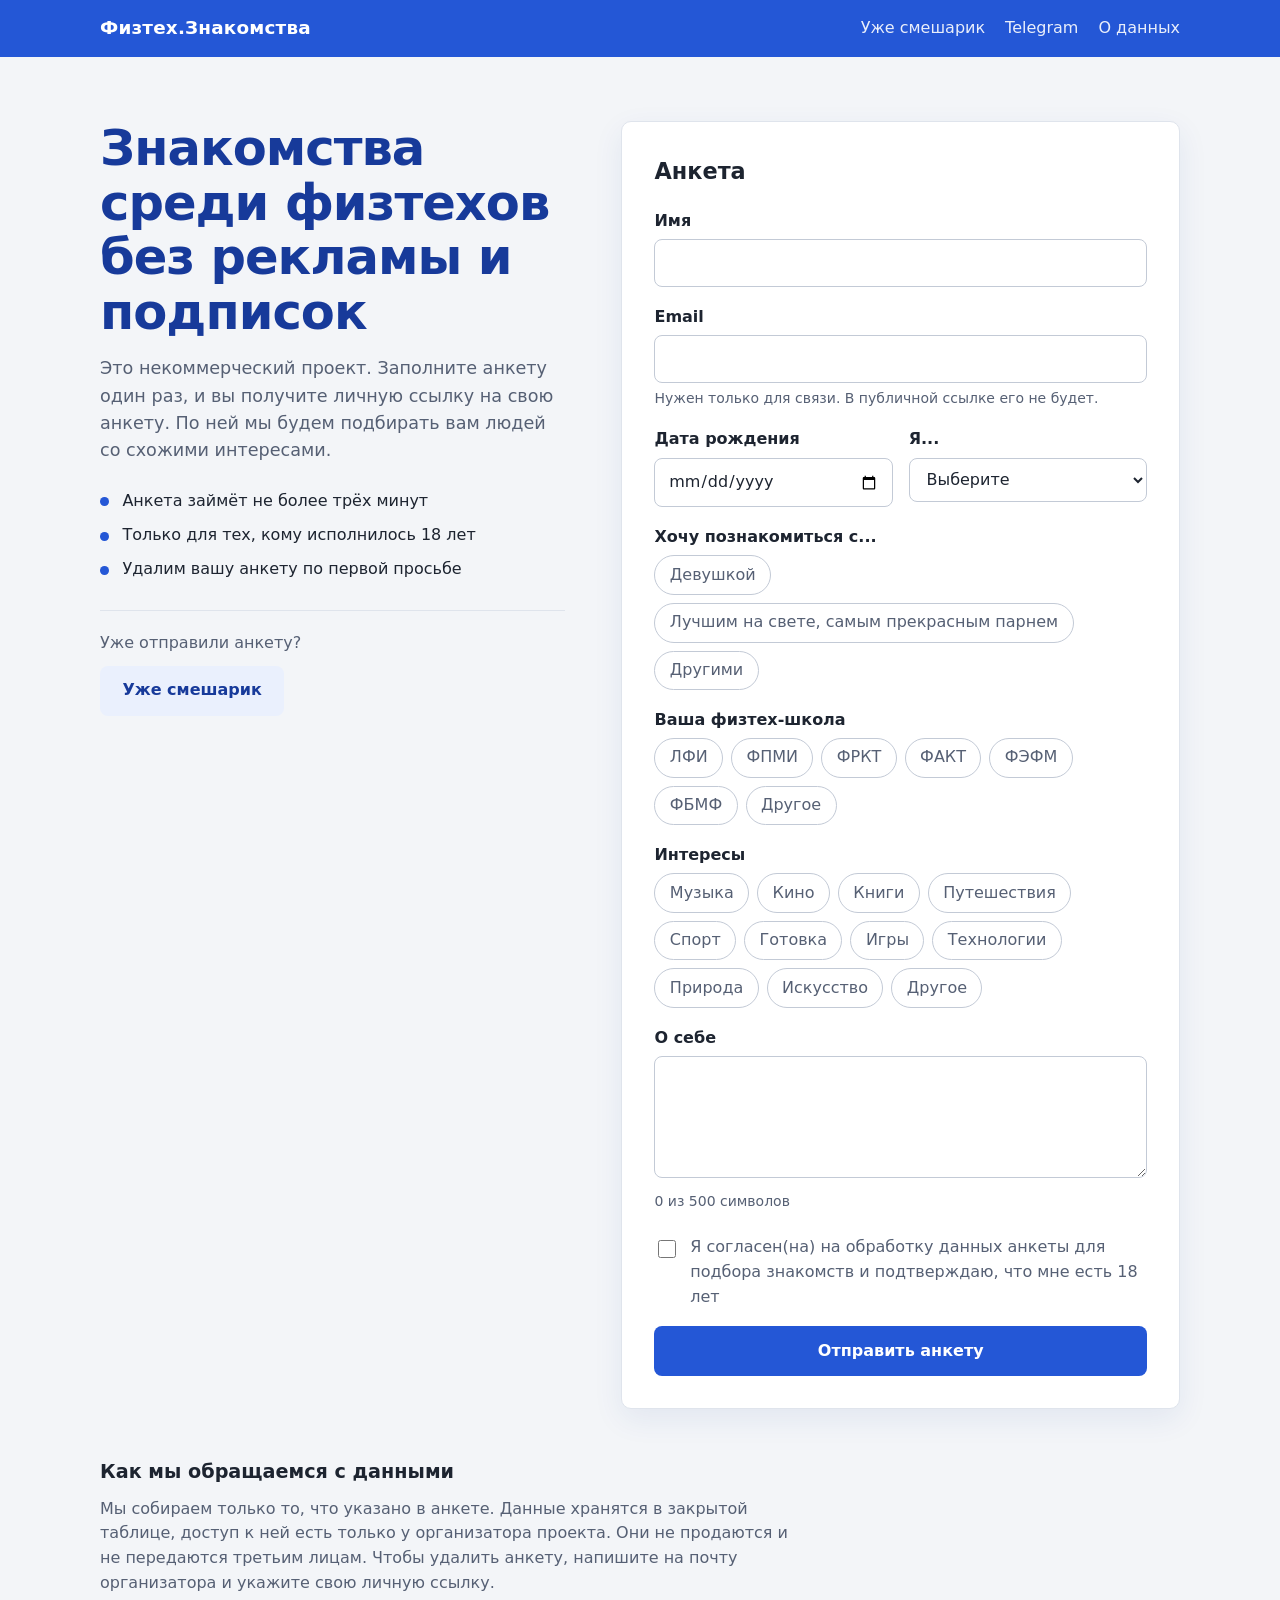
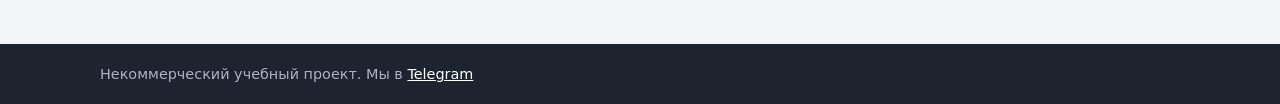
<file: index.html>
<!DOCTYPE html>
<html lang="ru">
<head>
  <meta charset="utf-8">
  <meta name="viewport" content="width=device-width, initial-scale=1">
  <title>Физтех.Знакомства: анкета</title>
  <meta name="description" content="Некоммерческая платформа знакомств. Заполните анкету и получите свою личную ссылку.">
  <link rel="stylesheet" href="style.css">
</head>
<body>
  <header class="top">
    <div class="wrap top-inner">
      <span class="brand">Физтех.Знакомства</span>
      <nav class="top-nav">
        <a class="top-link" href="news.html">Уже смешарик</a>
        <a class="top-link" href="https://t.me/phystech_dating" target="_blank" rel="noopener">Telegram</a>
        <a class="top-link" href="#privacy">О данных</a>
      </nav>
    </div>
  </header>

  <main class="wrap layout">
    <section class="intro">
      <h1>Знакомства среди физтехов без рекламы и подписок</h1>
      <p class="lead">Это некоммерческий проект. Заполните анкету один раз, и вы получите личную ссылку на свою анкету. По ней мы будем подбирать вам людей со схожими интересами.</p>
      <ul class="facts">
        <li>Анкета займёт не более трёх минут</li>
        <li>Только для тех, кому исполнилось 18 лет</li>
        <li>Удалим вашу анкету по первой просьбе</li>
      </ul>
      <div class="already">
        <p>Уже отправили анкету?</p>
        <a class="btn btn-ghost" href="news.html">Уже смешарик</a>
      </div>
      <div id="ref-banner" class="banner" hidden></div>
    </section>

    <section class="card" aria-labelledby="form-title">
      <form id="profile-form" novalidate>
        <h2 id="form-title">Анкета</h2>

        <div class="field">
          <label for="name">Имя</label>
          <input id="name" name="name" type="text" maxlength="60" autocomplete="given-name" required>
        </div>

        <div class="field">
          <label for="email">Email</label>
          <input id="email" name="email" type="email" maxlength="120" autocomplete="email" required>
          <p class="hint">Нужен только для связи. В публичной ссылке его не будет.</p>
        </div>

        <div class="row">
          <div class="field">
            <label for="birth_date">Дата рождения</label>
            <input id="birth_date" name="birth_date" type="date" required>
          </div>
          <div class="field">
            <label for="gender">Я...</label>
            <select id="gender" name="gender" required>
              <option value="">Выберите</option>
              <option>Девица красная</option>
              <option>Богатырь</option>
              <option>I'm a mechanic</option>
            </select>
          </div>
        </div>

        <fieldset class="field">
          <legend>Хочу познакомиться с...</legend>
          <div class="chips">
            <label class="chip"><input type="checkbox" name="looking_for" value="Женщины"><span>Девушкой</span></label>
            <label class="chip"><input type="checkbox" name="looking_for" value="Мужчины"><span>Лучшим на свете, самым прекрасным парнем</span></label>
            <label class="chip"><input type="checkbox" name="looking_for" value="Другие"><span>Другими</span></label>
          </div>
        </fieldset>

        <div class="field">
          <legend>Ваша физтех-школа</legend>
          <div class="chips">
            <label class="chip"><input type="checkbox" name="school" value="ЛФИ"><span>ЛФИ</span></label>
            <label class="chip"><input type="checkbox" name="school" value="ФПМИ"><span>ФПМИ</span></label>
            <label class="chip"><input type="checkbox" name="school" value="ФРКТ"><span>ФРКТ</span></label>
            <label class="chip"><input type="checkbox" name="school" value="ФАКТ"><span>ФАКТ</span></label>
            <label class="chip"><input type="checkbox" name="school" value="ФЭФМ"><span>ФЭФМ</span></label>
            <label class="chip"><input type="checkbox" name="school" value="ФБМФ"><span>ФБМФ</span></label>
            <label class="chip"><input type="checkbox" id="other-toggle"><span>Другое</span></label>
          </div>
        </div>

        <fieldset class="field">
          <legend>Интересы</legend>
          <div class="chips">
            <label class="chip"><input type="checkbox" name="interests" value="Музыка"><span>Музыка</span></label>
            <label class="chip"><input type="checkbox" name="interests" value="Кино"><span>Кино</span></label>
            <label class="chip"><input type="checkbox" name="interests" value="Книги"><span>Книги</span></label>
            <label class="chip"><input type="checkbox" name="interests" value="Путешествия"><span>Путешествия</span></label>
            <label class="chip"><input type="checkbox" name="interests" value="Спорт"><span>Спорт</span></label>
            <label class="chip"><input type="checkbox" name="interests" value="Готовка"><span>Готовка</span></label>
            <label class="chip"><input type="checkbox" name="interests" value="Игры"><span>Игры</span></label>
            <label class="chip"><input type="checkbox" name="interests" value="Технологии"><span>Технологии</span></label>
            <label class="chip"><input type="checkbox" name="interests" value="Природа"><span>Природа</span></label>
            <label class="chip"><input type="checkbox" name="interests" value="Искусство"><span>Искусство</span></label>
            <label class="chip"><input type="checkbox" id="other-toggle"><span>Другое</span></label>
          </div>
          <div id="other-wrap" class="other-wrap" hidden>
            <label for="interests_other">Ваши интересы</label>
            <input id="interests_other" type="text" maxlength="120" placeholder="Например: шахматы, рыбалка, танцы">
            <p class="hint">Перечислите через запятую, не больше пяти.</p>
          </div>
        </fieldset>

        <div class="field">
          <label for="bio">О себе</label>
          <textarea id="bio" name="bio" rows="4" maxlength="500"></textarea>
          <p class="hint"><span id="bio-count">0</span> из 500 символов</p>
        </div>

        <!-- Ловушка для ботов: люди это поле не видят -->
        <div class="trap" aria-hidden="true">
          <label>Сайт <input type="text" name="website" tabindex="-1" autocomplete="off"></label>
        </div>

        <label class="consent">
          <input type="checkbox" name="consent" required>
          <span>Я согласен(на) на обработку данных анкеты для подбора знакомств и подтверждаю, что мне есть 18 лет</span>
        </label>

        <p id="form-error" class="error" role="alert" hidden></p>
        <button id="submit-btn" class="btn" type="submit">Отправить анкету</button>
      </form>

      <div id="success" class="success" hidden tabindex="-1">
        <h2>Анкета принята</h2>
        <p>Это ваша личная ссылка. Сохраните её, она понадобится для подбора знакомств.</p>
        <div class="link-box">
          <input id="my-link" type="text" readonly aria-label="Ваша личная ссылка">
          <button id="copy-btn" class="btn btn-ghost" type="button">Копировать</button>
        </div>
        <p class="after-link"><a class="btn" href="news.html">Перейти к новостям</a></p>
      </div>
    </section>
  </main>

  <section id="privacy" class="wrap privacy">
    <h2>Как мы обращаемся с данными</h2>
    <p>Мы собираем только то, что указано в анкете. Данные хранятся в закрытой таблице, доступ к ней есть только у организатора проекта. Они не продаются и не передаются третьим лицам. Чтобы удалить анкету, напишите на почту организатора и укажите свою личную ссылку.</p>
  </section>

  <footer class="foot">
    <div class="wrap">Некоммерческий учебный проект. Мы в <a href="https://t.me/phystech_dating" target="_blank" rel="noopener" style="color:#fff">Telegram</a></div>
  </footer>

  <script src="script.js"></script>
</body>
</html>
</file>
<file: style.css>
:root {
  --blue: #2457d6;
  --blue-dark: #173a9a;
  --blue-tint: #eaf0fd;
  --ink: #1d2430;
  --gray: #566074;
  --line: #dfe4ec;
  --bg: #f3f5f8;
  --white: #ffffff;
  --danger: #b3261e;
  --radius: 10px;
}

*, *::before, *::after { box-sizing: border-box; }

html { scroll-behavior: smooth; }

body {
  margin: 0;
  font-family: system-ui, -apple-system, "Segoe UI", Roboto, "Helvetica Neue", Arial, sans-serif;
  font-size: 1rem;
  line-height: 1.55;
  color: var(--ink);
  background: var(--bg);
}

.wrap { width: min(1080px, 100% - 2rem); margin-inline: auto; }

/* Шапка */
.top { background: var(--blue); color: var(--white); }
.top-inner { display: flex; justify-content: space-between; align-items: center; padding: 0.9rem 0; }
.brand { font-weight: 700; font-size: 1.15rem; letter-spacing: 0.01em; }
.top-nav { display: flex; gap: 1.25rem; flex-wrap: wrap; justify-content: flex-end; }
.top-link { color: var(--white); text-decoration: none; opacity: 0.9; }
.top-link:hover { opacity: 1; text-decoration: underline; }

/* Основная сетка */
.layout {
  display: grid;
  grid-template-columns: 1fr;
  gap: 2rem;
  padding: 2.5rem 0 3rem;
  align-items: start;
}
@media (min-width: 900px) {
  .layout { grid-template-columns: 5fr 6fr; gap: 3.5rem; padding-top: 4rem; }
  .intro { position: sticky; top: 2rem; }
}

.intro h1 {
  margin: 0 0 1rem;
  font-size: clamp(2rem, 4.5vw, 3.1rem);
  line-height: 1.1;
  letter-spacing: -0.02em;
  color: var(--blue-dark);
}
.lead { margin: 0 0 1.5rem; max-width: 46ch; color: var(--gray); font-size: 1.1rem; }

.facts { list-style: none; margin: 0; padding: 0; display: grid; gap: 0.6rem; }
.facts li { padding-left: 1.4rem; position: relative; }
.facts li::before {
  content: "";
  position: absolute; left: 0; top: 0.55em;
  width: 0.55rem; height: 0.55rem;
  border-radius: 50%;
  background: var(--blue);
}

.banner {
  margin-top: 1.5rem;
  padding: 0.8rem 1rem;
  background: var(--blue-tint);
  border-left: 4px solid var(--blue);
  border-radius: 0 var(--radius) var(--radius) 0;
  color: var(--blue-dark);
  word-break: break-all;
}

/* Карточка с формой */
.card {
  background: var(--white);
  border: 1px solid var(--line);
  border-radius: var(--radius);
  padding: clamp(1.25rem, 3vw, 2rem);
  box-shadow: 0 10px 30px rgba(23, 58, 154, 0.08);
}
.card h2 { margin: 0 0 1.25rem; font-size: 1.4rem; }

.field { margin: 0 0 1.1rem; padding: 0; border: 0; min-width: 0; }
.row { display: grid; gap: 0 1rem; grid-template-columns: 1fr; }
@media (min-width: 520px) { .row { grid-template-columns: 1fr 1fr; } }

label, legend { display: block; margin-bottom: 0.35rem; font-weight: 600; padding: 0; }

input[type="text"], input[type="email"], input[type="date"], select, textarea {
  width: 100%;
  padding: 0.65rem 0.8rem;
  font: inherit;
  color: var(--ink);
  background: var(--white);
  border: 1px solid #c3cad6;
  border-radius: 8px;
}
textarea { resize: vertical; }

input:focus-visible, select:focus-visible, textarea:focus-visible,
.btn:focus-visible, .chip input:focus-visible + span, .top-link:focus-visible {
  outline: 3px solid #8fb0ff;
  outline-offset: 2px;
}
input:focus-visible, select:focus-visible, textarea:focus-visible { border-color: var(--blue); }

.hint { margin: 0.35rem 0 0; font-size: 0.875rem; color: var(--gray); }

/* Чипы выбора */
.chips { display: flex; flex-wrap: wrap; gap: 0.5rem; }
.chip { margin: 0; font-weight: 500; cursor: pointer; }
.chip input { position: absolute; opacity: 0; pointer-events: none; }
.chip span {
  display: inline-block;
  padding: 0.4rem 0.9rem;
  border: 1px solid #c3cad6;
  border-radius: 999px;
  background: var(--white);
  color: var(--gray);
  transition: background 0.15s, color 0.15s, border-color 0.15s;
}
.chip:hover span { border-color: var(--blue); }
.chip input:checked + span { background: var(--blue); border-color: var(--blue); color: var(--white); }

.other-wrap { margin-top: 0.9rem; }
.other-wrap label { font-weight: 500; }

.trap { position: absolute; left: -9999px; width: 1px; height: 1px; overflow: hidden; }

.consent { display: flex; gap: 0.7rem; align-items: flex-start; font-weight: 400; color: var(--gray); margin: 1.4rem 0 1rem; }
.consent input { margin-top: 0.3rem; width: 1.1rem; height: 1.1rem; accent-color: var(--blue); flex: none; }

.error { margin: 0 0 1rem; color: var(--danger); font-weight: 600; }
input.invalid, select.invalid, textarea.invalid { border-color: var(--danger); }

.btn {
  display: inline-block;
  padding: 0.8rem 1.4rem;
  font: inherit; font-weight: 600;
  color: var(--white);
  background: var(--blue);
  border: 0; border-radius: 8px;
  cursor: pointer;
}
.btn:hover { background: var(--blue-dark); }
.btn:disabled { background: #9aa6bf; cursor: progress; }
#submit-btn { width: 100%; }
.btn-ghost { background: var(--blue-tint); color: var(--blue-dark); }
.btn-ghost:hover { background: #d6e2fb; }

a.btn { text-decoration: none; text-align: center; }
.already { margin-top: 1.75rem; padding-top: 1.25rem; border-top: 1px solid var(--line); }
.already p { margin: 0 0 0.6rem; color: var(--gray); }
.after-link { margin: 1.5rem 0 0; }

/* Страница новостей */
.news-page { padding: 2.5rem 0 3rem; max-width: 760px; }
.news-page h1 { margin: 0 0 0.5rem; font-size: clamp(1.8rem, 4vw, 2.6rem); letter-spacing: -0.02em; color: var(--blue-dark); }
.news-page .lead { margin-bottom: 2rem; }
.news-list { display: grid; gap: 1rem; }
.news-item { background: var(--white); border: 1px solid var(--line); border-left: 4px solid var(--blue); border-radius: var(--radius); padding: 1.1rem 1.4rem; }
.news-item time { font-size: 0.875rem; color: var(--gray); }
.news-item h2 { margin: 0.2rem 0 0.4rem; font-size: 1.2rem; }
.news-item p { margin: 0; color: var(--gray); }
.mylink { margin-top: 2rem; }
.mylink h2 { margin: 0 0 0.4rem; font-size: 1.1rem; }

/* Экран после отправки */
.success { animation: reveal 0.35s ease-out; }
.success:focus { outline: none; }
.link-box { display: flex; gap: 0.6rem; flex-wrap: wrap; margin-top: 1rem; }
.link-box input { flex: 1 1 16rem; background: var(--bg); }
@keyframes reveal { from { opacity: 0; transform: translateY(8px); } to { opacity: 1; transform: none; } }

/* О данных и подвал */
.privacy { padding: 0 0 3rem; max-width: 70ch; margin-inline: max(1rem, calc((100% - 1080px) / 2)); }
.privacy h2 { font-size: 1.2rem; margin: 0 0 0.6rem; }
.privacy p { margin: 0; color: var(--gray); }
.foot { background: var(--ink); color: #aab3c5; padding: 1.2rem 0; font-size: 0.9rem; }

[hidden] { display: none !important; }

@media (prefers-reduced-motion: reduce) {
  html { scroll-behavior: auto; }
  .success { animation: none; }
  .chip span { transition: none; }
}

.news-photo { margin: 1rem 0 0; }
.news-photo img {
  display: block;
  width: 100%;
  height: auto;
  border-radius: 8px;
  border: 1px solid var(--line);
}
.news-photo figcaption {
  margin-top: 0.5rem;
  font-size: 0.9rem;
  color: var(--gray);
}
</file>
